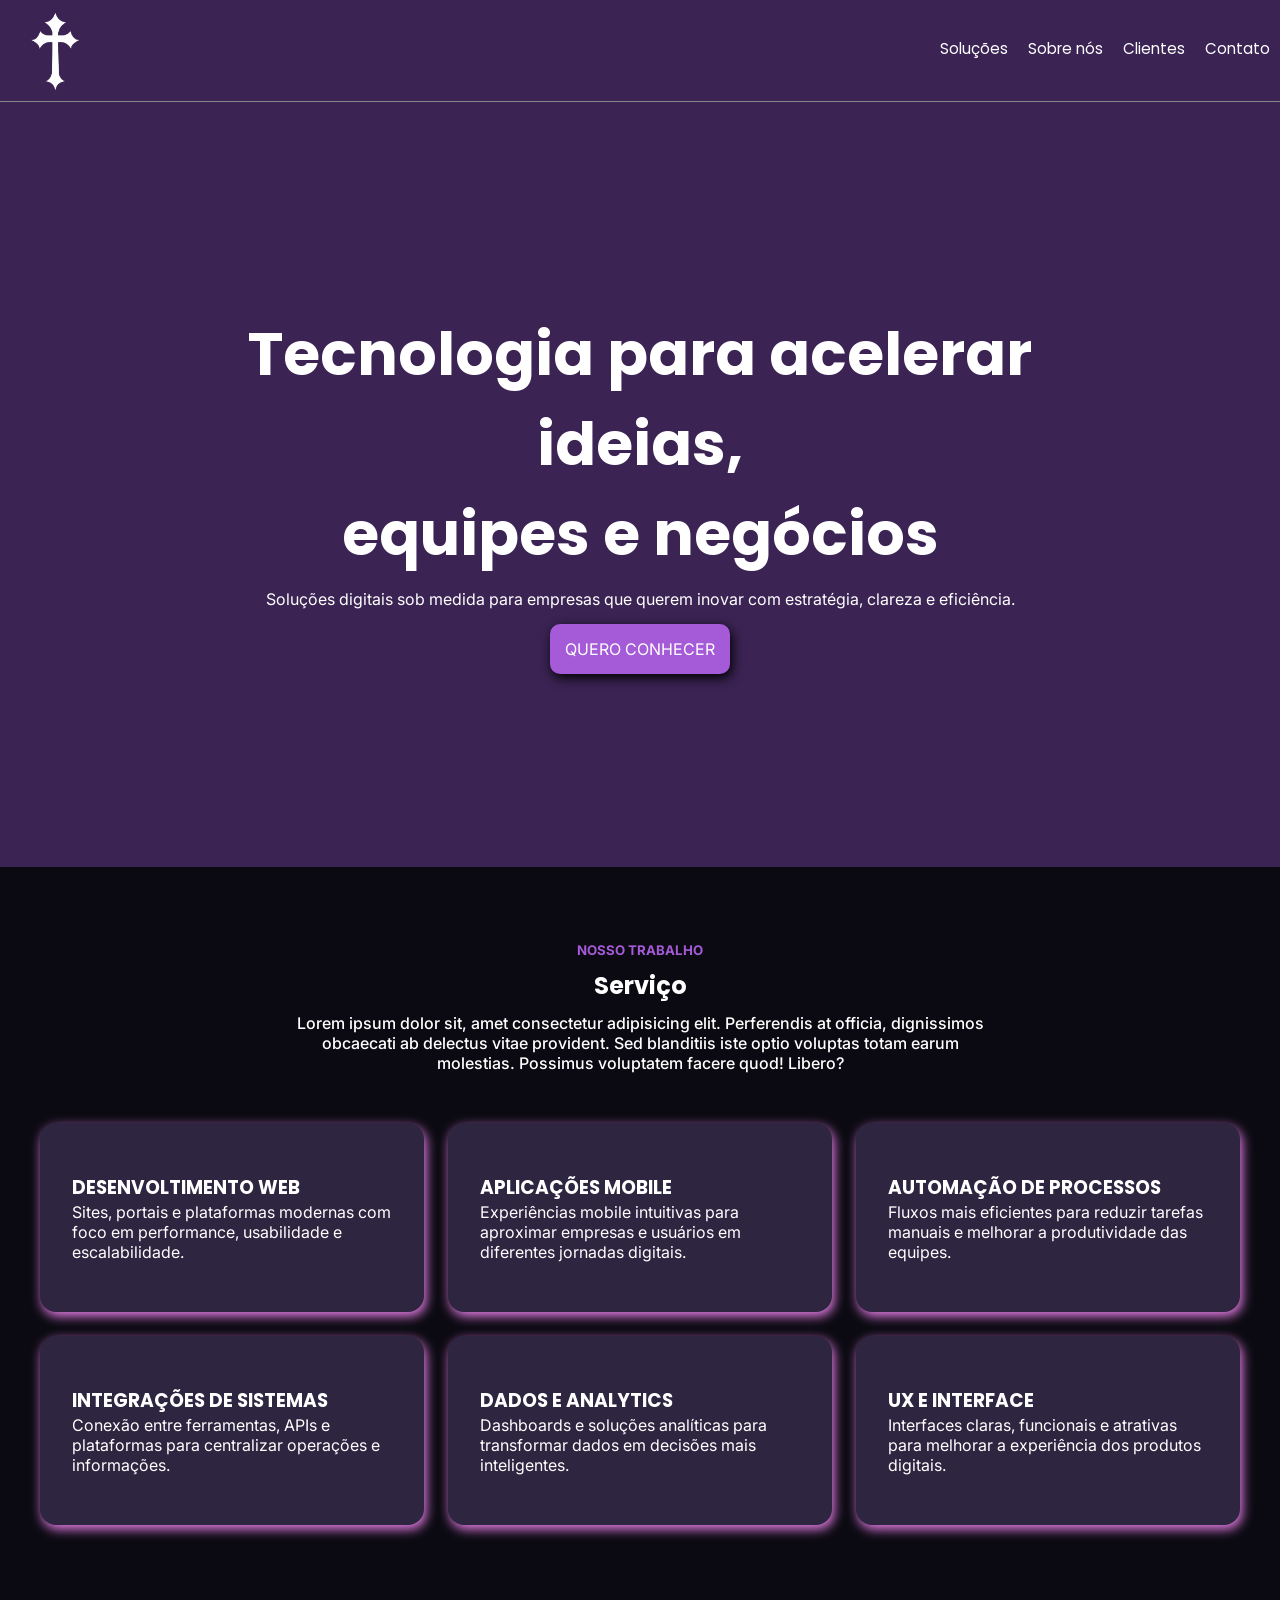
<file: index.html>
<!DOCTYPE html>
<html lang="pt-BR">
<head>
    <meta charset="UTF-8">
    <meta name="viewport" content="width=device-width, initial-scale=1.0">
    <title>Exercicio</title>
    <link rel="stylesheet" href="/src/css/style.css">
</head>
<body>
    <header class="main-header">
        <div class="logo"><img src="./src/assets/img.png" alt="logo" class="logo-efeito"></div>
        <nav class="nav-menu">
            <a href="#solucoes" class="link-linha">Soluções</a>
            <a href="#sobre" class="link-linha">Sobre nós</a>
            <a href="#clientes" class="link-linha">Clientes</a>
            <a href="#contato" class="link-linha">Contato</a>
        </nav>
    </header>
    
    <main>
        <section class="banner-hero">
            <div class="banner-conteudo">
                <h1>Tecnologia para acelerar ideias,<br>equipes e negócios</h1>
                <p>Soluções digitais sob medida para empresas que querem inovar com estratégia, clareza e eficiência.</p>
                <a href="#conhecer" class="btn-chamada">QUERO CONHECER</a>
            </div>
        </section>

        <section class="servicos">
            <div class="servicos-conteudo">
                <h5>NOSSO TRABALHO</h5>
                <h1>Serviço</h1>
                <p>Lorem ipsum dolor sit, amet consectetur adipisicing elit. Perferendis at officia, dignissimos obcaecati ab delectus vitae provident. Sed blanditiis iste optio voluptas totam earum molestias. Possimus voluptatem facere quod! Libero?</p>
            </div>

            <div class="grid-cards">
                <div class="card">
                    <h3>DESENVOLTIMENTO WEB</h3>
                    <p>Sites, portais e plataformas modernas com foco em performance, usabilidade e escalabilidade.</p>
                </div>

                <div class="card">
                    <h3>APLICAÇÕES MOBILE</h3>
                    <p>Experiências mobile intuitivas para aproximar empresas e usuários em diferentes jornadas digitais.</p>
                </div>

                <div class="card">
                    <h3>AUTOMAÇÃO DE PROCESSOS</h3>
                    <p>Fluxos mais eficientes para reduzir tarefas manuais e melhorar a produtividade das equipes.</p>
                </div>

                <div class="card">
                    <h3>INTEGRAÇÕES DE SISTEMAS</h3>
                    <p>Conexão entre ferramentas, APIs e plataformas para centralizar operações e informações.</p>
                </div>

                <div class="card">
                    <h3>DADOS E ANALYTICS</h3>
                    <p>Dashboards e soluções analíticas para transformar dados em decisões mais inteligentes.</p>
                </div>

                <div class="card">
                    <h3>UX E INTERFACE</h3>
                    <p>Interfaces claras, funcionais e atrativas para melhorar a experiência dos produtos digitais.</p>
                </div>

            </div>
        </section>
        





    </main>

    <footer>


    </footer>
    
</body>
</html>
</file>
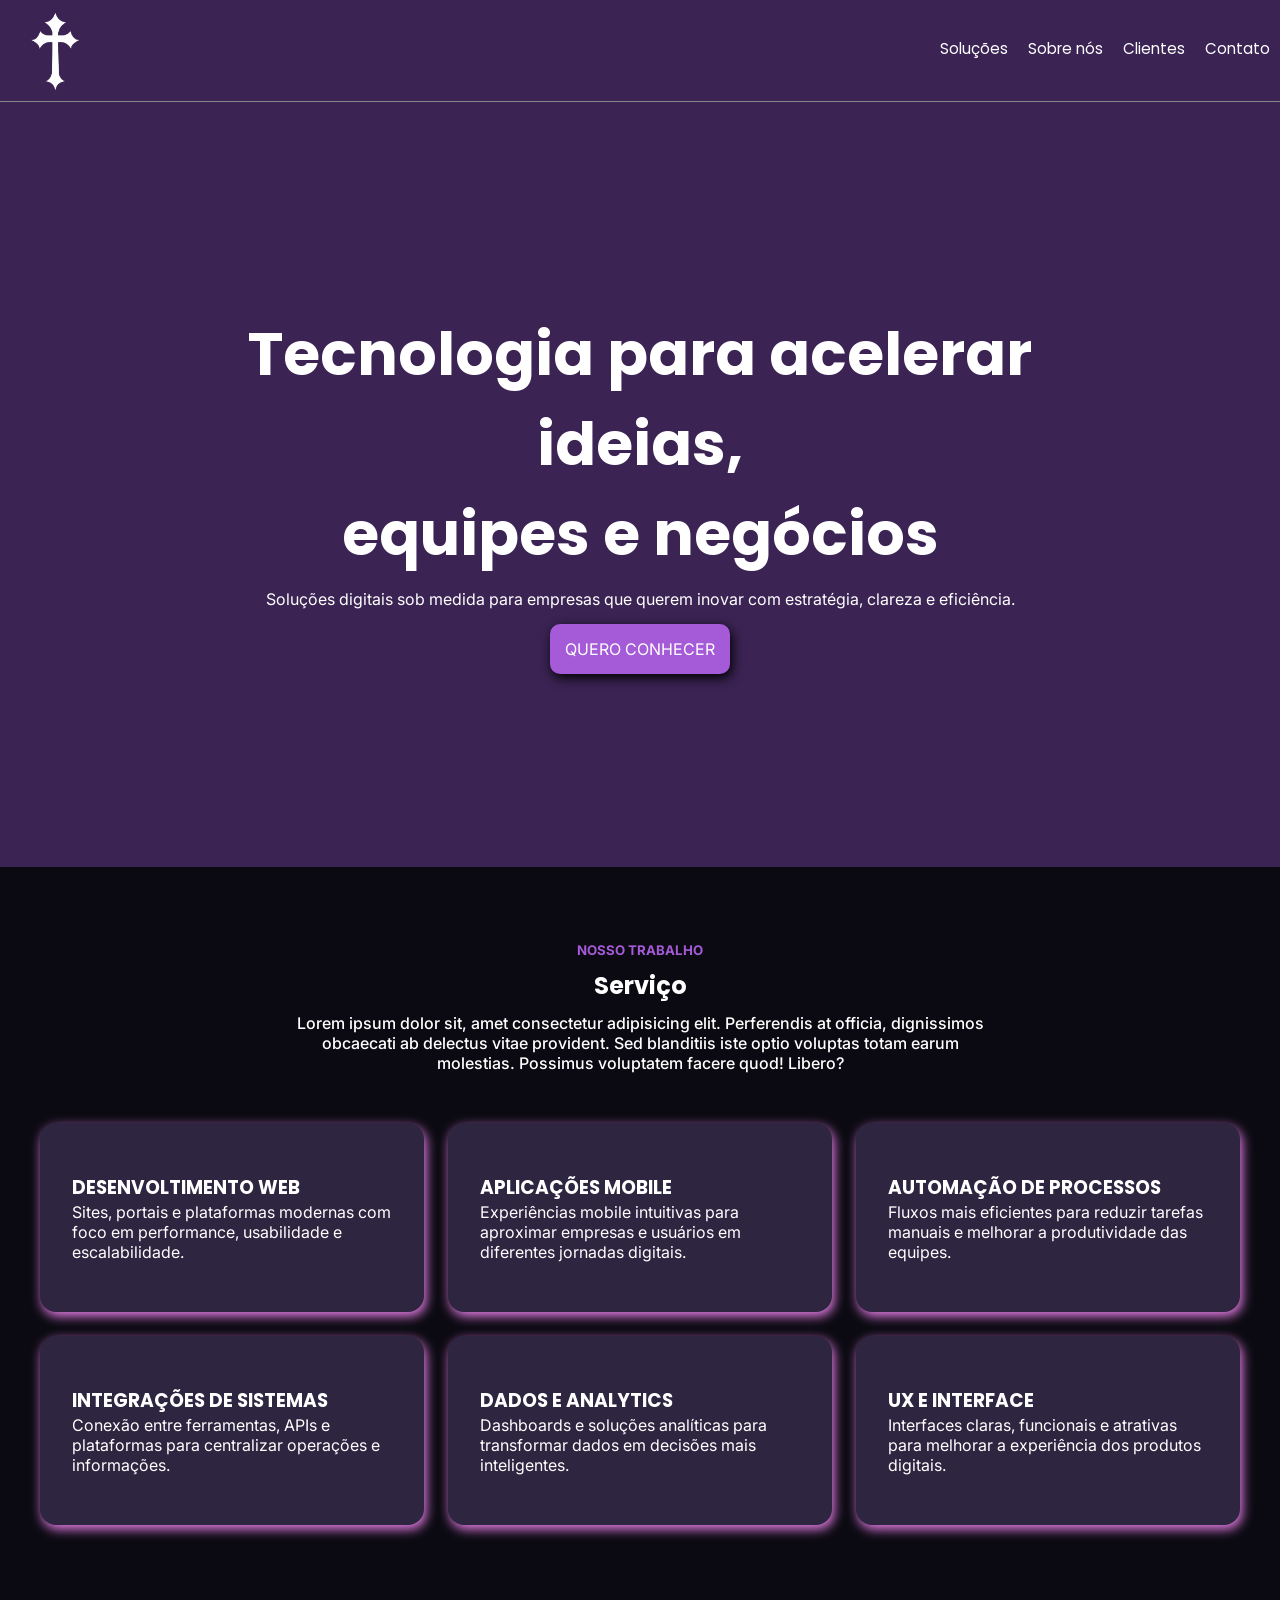
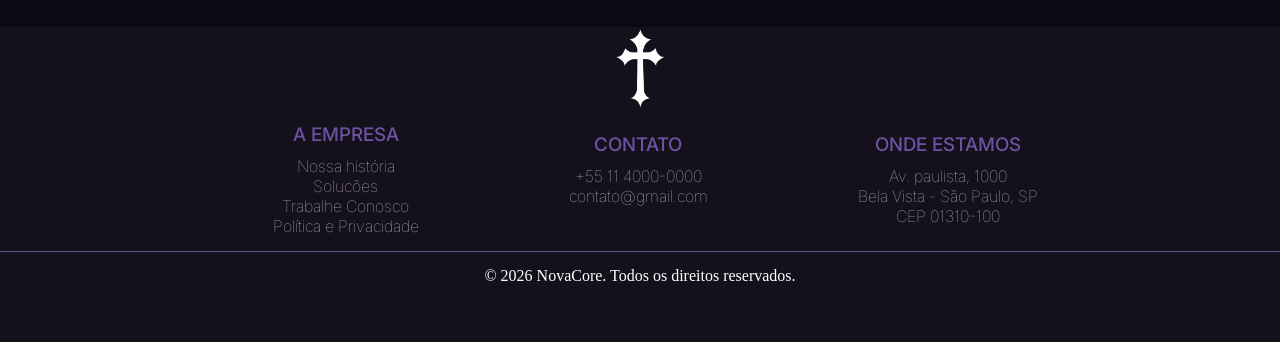
<file: atividade01/index.html>
<!DOCTYPE html>
<html lang="pt-br">
<head>
    <meta charset="UTF-8">
    <meta name="viewport" content="width=device-width, initial-scale=1.0">
    <title>Exercicio</title>
    <link rel="stylesheet" href="./src/css/style.css">
</head>
<body>
    <header class="main-header">
        <div class="logo"><img src="./src/assets/img.png" alt="logo" class="logo-efeito"></div>
        <nav class="nav-menu">
            <a href="#solucoes" class="link-linha">Soluções</a>
            <a href="#sobre" class="link-linha">Sobre nós</a>
            <a href="#clientes" class="link-linha">Clientes</a>
            <a href="#contato" class="link-linha">Contato</a>
        </nav>
    </header>
    
    <main>
        <section class="banner-hero">
            <div class="banner-conteudo">
                <h1>Tecnologia para acelerar ideias,<br>equipes e negócios</h1>
                <p>Soluções digitais sob medida para empresas que querem inovar com estratégia, clareza e eficiência.</p>
                <a href="#conhecer" class="btn-chamada">QUERO CONHECER</a>
            </div>
        </section>

        <section class="servicos">
            <div class="servicos-conteudo">
                <h5>NOSSO TRABALHO</h5>
                <h1>Serviço</h1>
                <p>Lorem ipsum dolor sit, amet consectetur adipisicing elit. Perferendis at officia, dignissimos obcaecati ab delectus vitae provident. Sed blanditiis iste optio voluptas totam earum molestias. Possimus voluptatem facere quod! Libero?</p>
            </div>

            <div class="grid-cards">
                <div class="card">
                    <h3>DESENVOLTIMENTO WEB</h3>
                    <p>Sites, portais e plataformas modernas com foco em performance, usabilidade e escalabilidade.</p>
                </div>

                <div class="card">
                    <h3>APLICAÇÕES MOBILE</h3>
                    <p>Experiências mobile intuitivas para aproximar empresas e usuários em diferentes jornadas digitais.</p>
                </div>

                <div class="card">
                    <h3>AUTOMAÇÃO DE PROCESSOS</h3>
                    <p>Fluxos mais eficientes para reduzir tarefas manuais e melhorar a produtividade das equipes.</p>
                </div>

                <div class="card">
                    <h3>INTEGRAÇÕES DE SISTEMAS</h3>
                    <p>Conexão entre ferramentas, APIs e plataformas para centralizar operações e informações.</p>
                </div>

                <div class="card">
                    <h3>DADOS E ANALYTICS</h3>
                    <p>Dashboards e soluções analíticas para transformar dados em decisões mais inteligentes.</p>
                </div>

                <div class="card">
                    <h3>UX E INTERFACE</h3>
                    <p>Interfaces claras, funcionais e atrativas para melhorar a experiência dos produtos digitais.</p>
                </div>

            </div>
        </section>
    
    </main>

    <footer class="main-footer">
        <div class="footer-container">
            <div class="logo-footer"><img src="./src/assets/img.png" alt="logo" class="logo-efeito"></div>
            
            <div class="content-area">
                <div class="coluna"><h3>A EMPRESA</h3><p>Nossa história<br>Solucões<br>Trabalhe Conosco<br>Política e Privacidade</p></div>
                <div class="coluna"><h3>CONTATO</h3><p>+55 11 4000-0000<br>contato@gmail.com<br> <br></p></div>
                <div class="coluna"><h3>ONDE ESTAMOS</h3><p>Av. paulista, 1000 <br>Bela Vista - São Paulo, SP <br>CEP 01310-100</p></div>
            </div>

            <div class="divisao"></div>
            <div class="copyright-area">© 2026 NovaCore. Todos os direitos reservados.</div>
        </div>

    </footer>
    
</body>
</html>
</file>
<file: src/css/style.css>
@import url('https://fonts.googleapis.com/css2?family=Inter:ital,opsz,wght@0,14..32,100..900;1,14..32,100..900&family=Poppins:ital,wght@0,100;0,200;0,300;0,400;0,500;0,600;0,700;0,800;0,900;1,100;1,200;1,300;1,400;1,500;1,600;1,700;1,800;1,900&display=swap');


* {
    margin: 0;
    padding: 0;
    box-sizing: border-box;
    
}



.main-header{
    display: flex;
    justify-content: space-between;
    align-items: center;
    padding: 10px 10px;
    background-color: #3b2354;
    border-bottom: 1px solid #878686;
    
}

.main-header .logo{
    display: flex;
    margin-left: 20px;
}

.logo-efeito{
    width: 50px;
    filter: invert(1);
    transition: transform 0.3s ease-in-out;
}

.logo-efeito:hover{
    transform: scale(1.1) rotate(5deg);
}



.nav-menu{
    display: flex;
    gap: 20px;
}

.nav-menu a{
    font-family: Poppins;
    font-size: 0.95rem;
    color: #ffff;
    transition: color 0.4s ease;
    text-decoration: none ;
    padding-bottom: 4px;
}

.link-linha {
    position: relative;
    text-decoration: none;
    color: #333;
    padding-bottom: 4px;

}

.link-linha::after {
    content: '';
    background-color: #ffff;
    width: 0;
    height: 2px;
    position: absolute;
    bottom: 0;
    left: 0;
    transition: width 0.3s ease-in-out;
}

.link-linha:hover::after {
    width: 100%;
}


.banner-hero{
    background-color: #3b2354 ;
    min-height: 85vh;
    display: flex;
    justify-content: center;
    align-items: center;
    text-align: center;
    box-sizing: border-box;
}

.banner-conteudo{
    max-width: 850px;
    width: 100%;
}

.banner-conteudo h1{
    color: #ffff;
    font-family: Poppins;
    font-size: 60px;
    margin-bottom: 10px;
    height: 100%;
}

.banner-conteudo p{
    color: #ffff;
    font-family: Inter;
    height: 100%;
    margin-bottom: 30px;
    
}

.btn-chamada{
    text-decoration: none;
    color:#ffff;
    font-family: Inter;
    background-color: #A55AD7;
    padding: 15px 15px;
    border-radius: 10px;
    transition: background-color 0.5s ease, transform 0.3s ease-in-out;
    filter: drop-shadow(2px 4px 6px black);
    
}

.btn-chamada:hover{
    background-color: #5b3077;
    
}


.servicos{
    background-color: #0B0A12;
    min-height: 95ch;
    display: flex;
    flex-direction: column;
    align-items: center;
    
}

.servicos-conteudo{
    max-width: 700px;
    text-align: center;
    margin-bottom: 50px;
}
.servicos-conteudo h1{
    color: #ffff;
    font-family: Poppins;
    margin-bottom: 10px;


}

.servicos-conteudo h5{
    margin-top: 75px;
    margin-bottom: 10px;
    font-family: Inter;
    color: #A55AD7;
}

.servicos-conteudo p{
    color: #ffff;
    font-family: Inter;
    font-weight: 500;
    
}

.grid-cards{
    display: grid;
    grid-template-columns: repeat(3, 1fr);
    gap: 24px;
    max-width: 1200px;
    width: 100%;

}
    


.card{
    background-color: #2E2540;
    border-radius: 16px;
    padding: 50px 32px;
    display: flex;
    flex-direction: column;
    justify-content: flex-start;
    transition: transform 0.2s ease, box-shadow 0.2 ease;
    filter: drop-shadow(2px 4px 6px violet );
}

.card:hover{
    transform: translateY(-4px);
}

.card h3{
    color: #ffff;
    font-family: Poppins;   
}

.card p{
    color: #ffff;
    font-family: Inter;
}
</file>
<file: atividade01/src/css/style.css>
@import url('https://fonts.googleapis.com/css2?family=Inter:ital,opsz,wght@0,14..32,100..900;1,14..32,100..900&family=Poppins:ital,wght@0,100;0,200;0,300;0,400;0,500;0,600;0,700;0,800;0,900;1,100;1,200;1,300;1,400;1,500;1,600;1,700;1,800;1,900&display=swap');


* {
    margin: 0;
    padding: 0;
    box-sizing: border-box;
    
}



.main-header{
    display: flex;
    justify-content: space-between;
    align-items: center;
    padding: 10px 10px;
    background-color: #3b2354;
    border-bottom: 1px solid #878686;
    
}

.main-header .logo{
    display: flex;
    margin-left: 20px;
}

.logo-efeito{
    width: 50px;
    filter: invert(1);
    transition: transform 0.3s ease-in-out;
}

.logo-efeito:hover{
    transform: scale(1.1) rotate(5deg);
}



.nav-menu{
    display: flex;
    gap: 20px;
}

.nav-menu a{
    font-family: Poppins;
    font-size: 0.95rem;
    color: #ffff;
    transition: color 0.4s ease;
    text-decoration: none ;
    padding-bottom: 4px;
}

.link-linha {
    position: relative;
    text-decoration: none;
    color: #333;
    padding-bottom: 4px;

}

.link-linha::after {
    content: '';
    background-color: #ffff;
    width: 0;
    height: 2px;
    position: absolute;
    bottom: 0;
    left: 0;
    transition: width 0.3s ease-in-out;
}

.link-linha:hover::after {
    width: 100%;
}


.banner-hero{
    background-color: #3b2354 ;
    min-height: 85vh;
    display: flex;
    justify-content: center;
    align-items: center;
    text-align: center;
    box-sizing: border-box;
}

.banner-conteudo{
    max-width: 850px;
    width: 100%;
}

.banner-conteudo h1{
    color: #ffff;
    font-family: Poppins;
    font-size: 60px;
    margin-bottom: 10px;
    height: 100%;
}

.banner-conteudo p{
    color: #ffff;
    font-family: Inter;
    height: 100%;
    margin-bottom: 30px;
    
}

.btn-chamada{
    text-decoration: none;
    color:#ffff;
    font-family: Inter;
    background-color: #A55AD7;
    padding: 15px 15px;
    border-radius: 10px;
    transition: background-color 0.5s ease, transform 0.3s ease-in-out;
    filter: drop-shadow(2px 4px 6px black);
    
}

.btn-chamada:hover{
    background-color: #5b3077;
    
}


.servicos{
    background-color: #0B0A12;
    min-height: 95ch;
    display: flex;
    flex-direction: column;
    align-items: center;
    
}

.servicos-conteudo{
    max-width: 700px;
    text-align: center;
    margin-bottom: 50px;
}
.servicos-conteudo h1{
    color: #ffff;
    font-family: Poppins;
    margin-bottom: 10px;


}

.servicos-conteudo h5{
    margin-top: 75px;
    margin-bottom: 10px;
    font-family: Inter;
    color: #A55AD7;
}

.servicos-conteudo p{
    color: #ffff;
    font-family: Inter;
    font-weight: 500;
    
}

.grid-cards{
    display: grid;
    grid-template-columns: repeat(3, 1fr);
    gap: 24px;
    max-width: 1200px;
    width: 100%;

}
    


.card{
    background-color: #2E2540;
    border-radius: 16px;
    padding: 50px 32px;
    display: flex;
    flex-direction: column;
    justify-content: flex-start;
    transition: transform 0.2s ease, box-shadow 0.2 ease;
    filter: drop-shadow(2px 4px 6px violet );
}

.card:hover{
    transform: translateY(-4px);
}

.card h3{
    color: #ffff;
    font-family: Poppins;   
}

.card p{
    color: #ffff;
    font-family: Inter;
}

.main-footer{
    background-color: #14111C;
    min-height: 35vh;
}

.footer-container{
    max-width: 1288px;
    margin: 0 auto;
    text-align: center;
}

.content-area{
    display: flex;
    justify-content: center;
    align-items: center;
    gap: 150px;
    margin-left: 30px;
}

.coluna h3{
    color: #6d52a2;
    font-family: Inter;
    font-weight: 500;
    margin-bottom: 10px
    

}

.coluna p{
    color: #C8BDD4;
    font-family: Inter;
    font-weight: 100;
}

.logo-footer{
    margin-bottom: 15px;
    display: flex;
    justify-content: center;
    align-items: center;
    

}

.logo-footer h1{
    color: #ffff;

}

.divisao{
    margin-top: 15px;
    border-top: 1px solid #5d52a2;
}


.copyright-area{
    margin-top: 15px;
    color: #ffff
}
</file>
